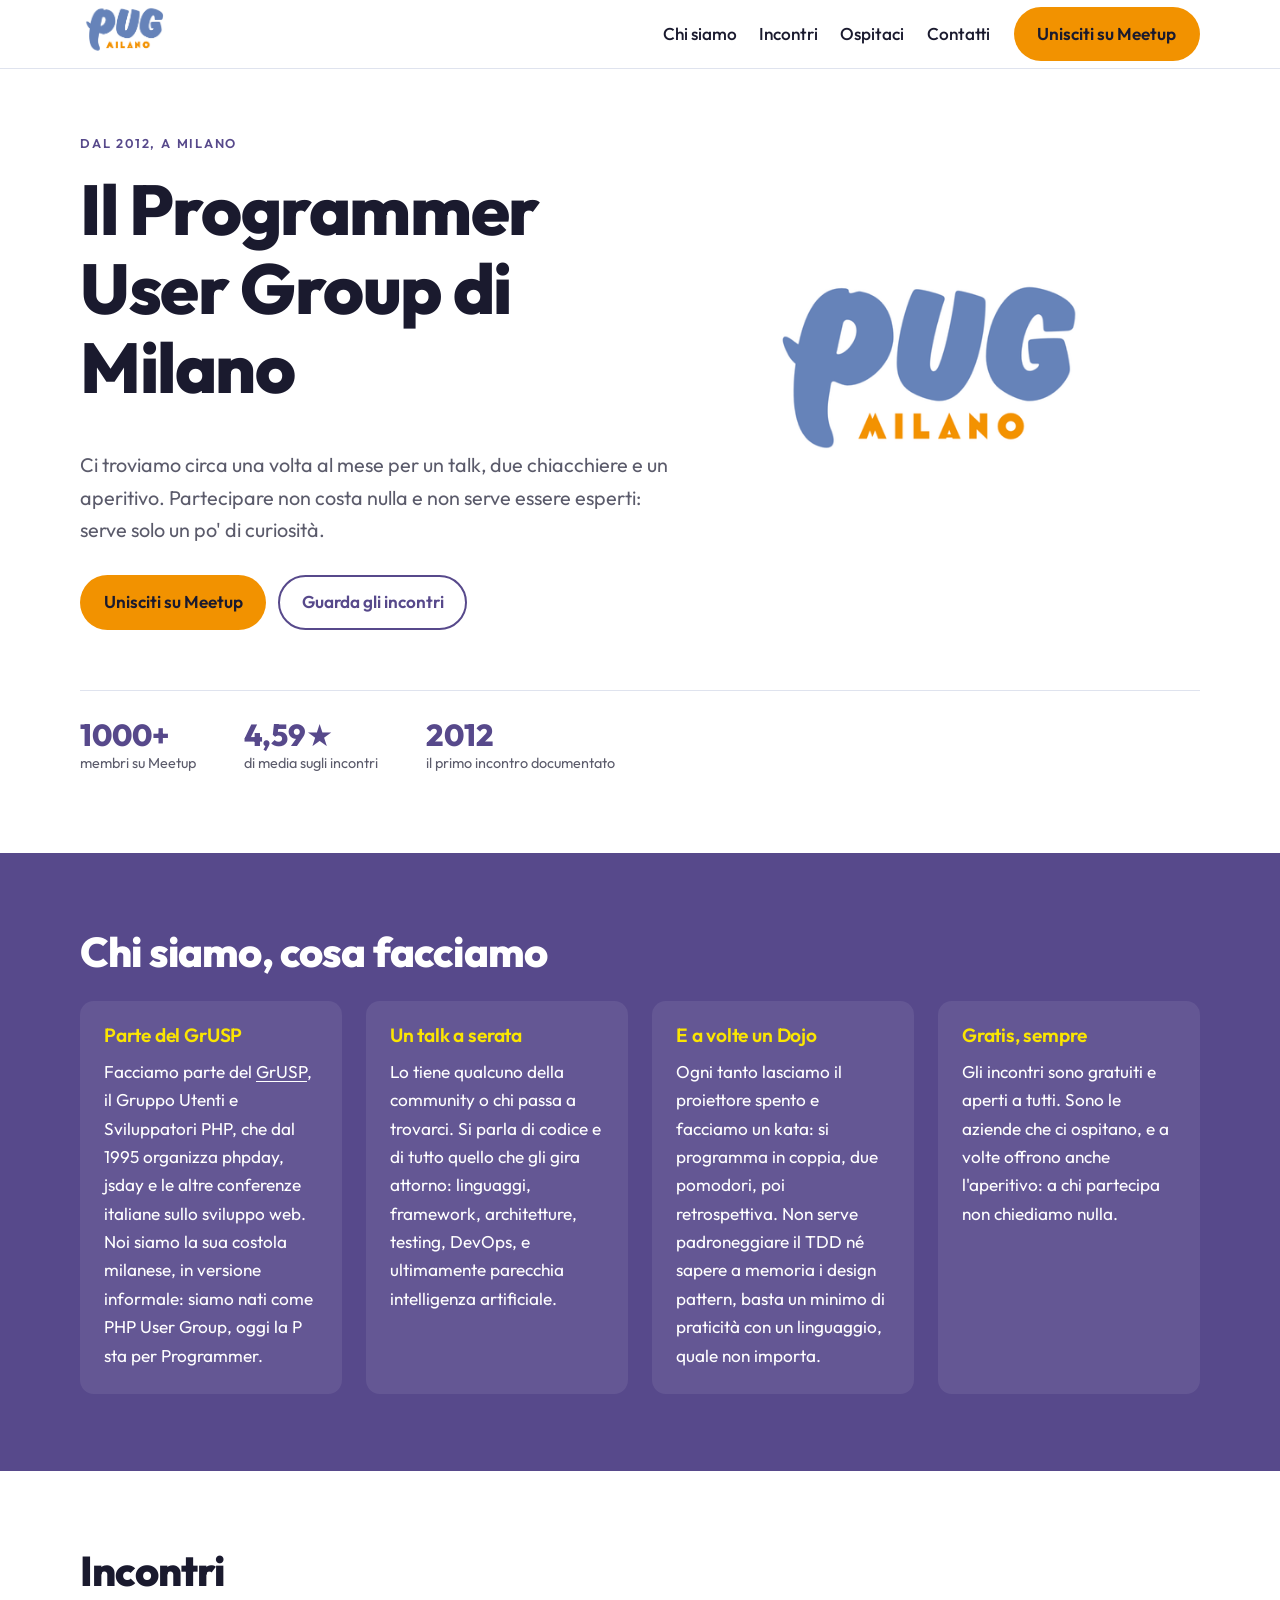
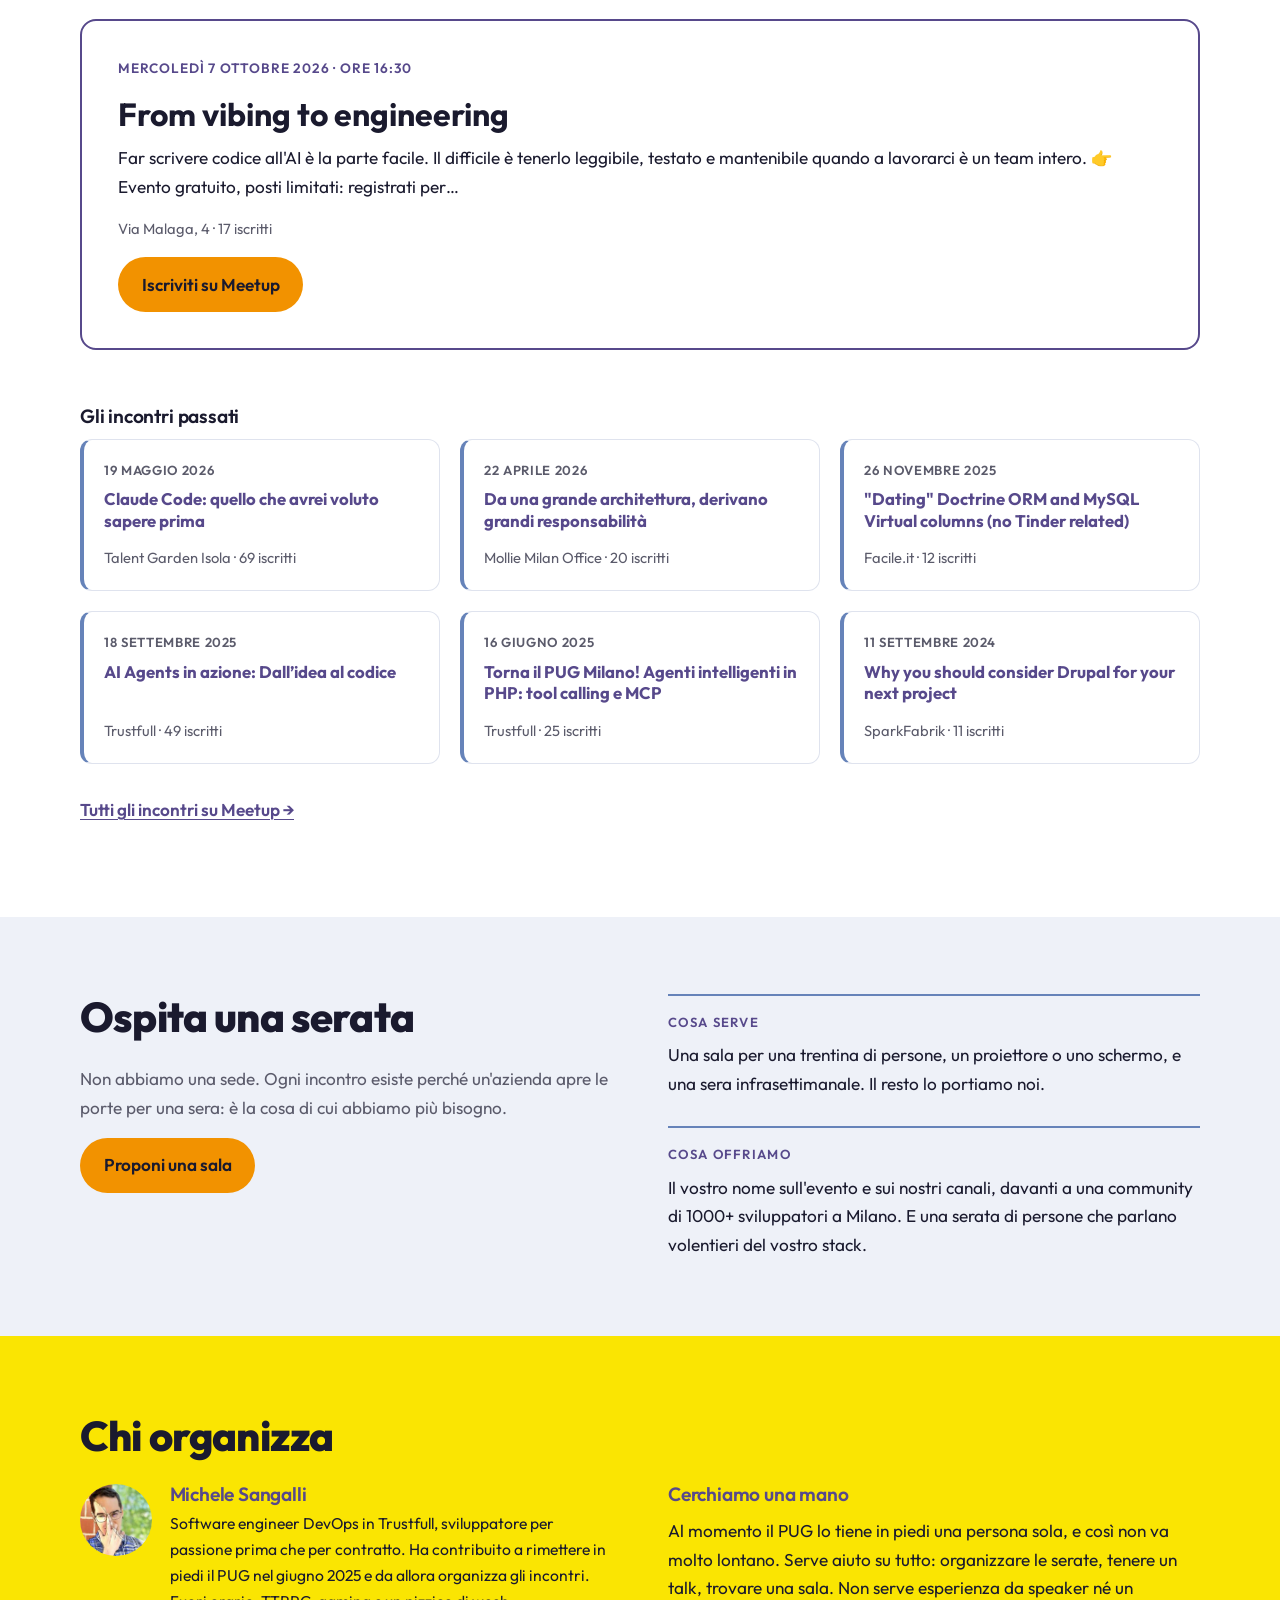
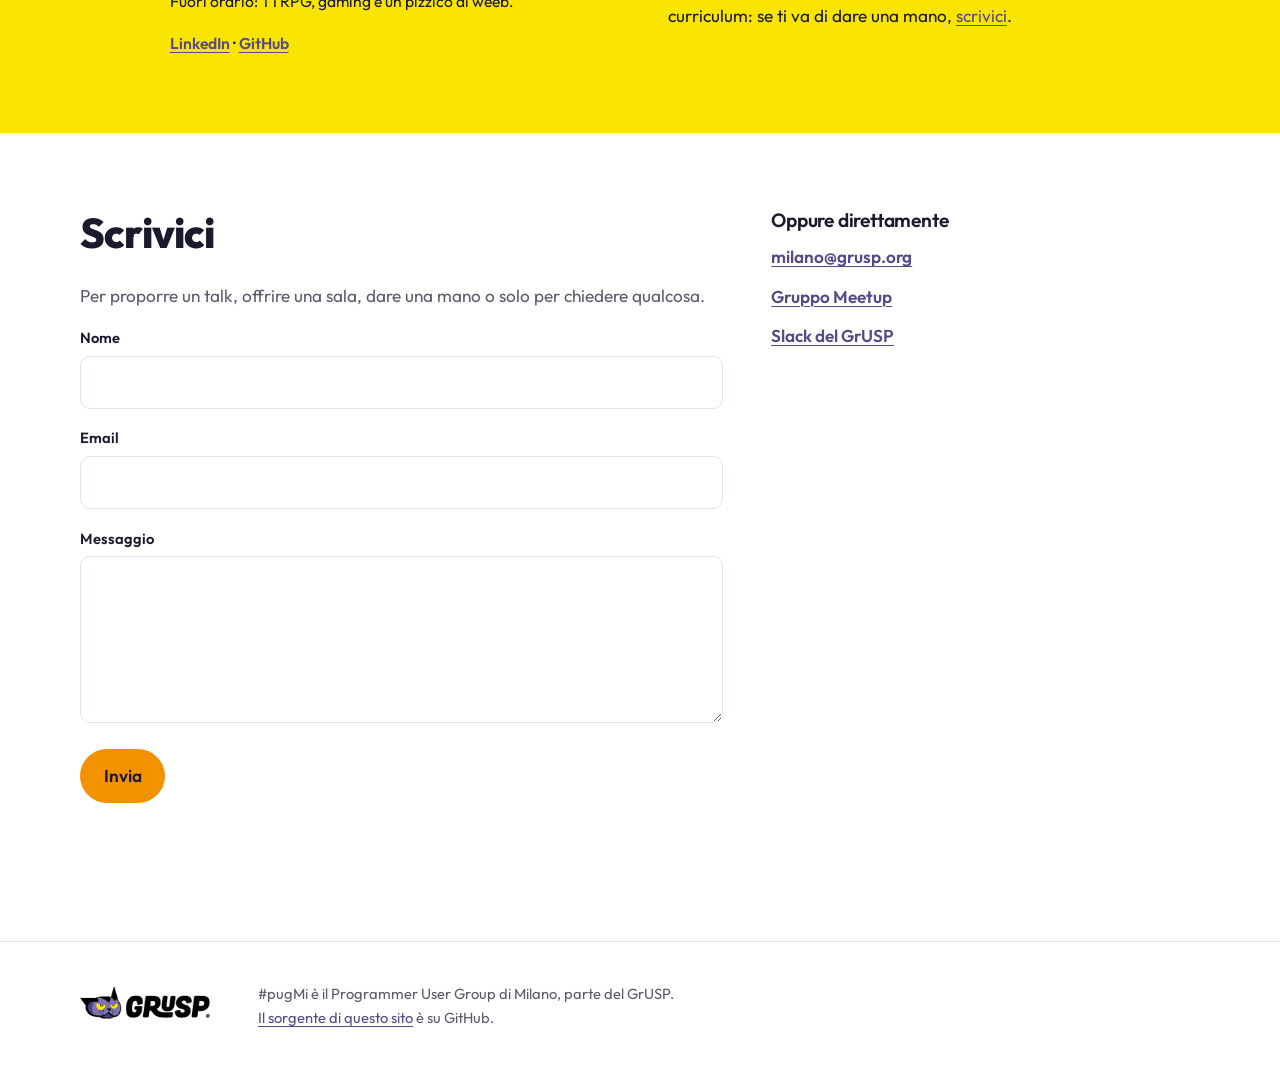
<file: docs/index.html>
<!doctype html>
<html lang="it">
<head>
<meta charset="utf-8">
<meta name="viewport" content="width=device-width, initial-scale=1">
<title>#pugMi &middot; Programmer User Group Milano</title>
<meta name="description" content="Il Programmer User Group di Milano. Ci troviamo circa una volta al mese per un talk e un aperitivo: partecipare è gratuito e aperto a tutti.">
<link rel="canonical" href="https://milano.grusp.org/">
<meta property="og:title" content="#pugMi &middot; Programmer User Group Milano">
<meta property="og:description" content="Un talk, due chiacchiere e un aperitivo, circa una volta al mese. Partecipare non costa nulla.">
<meta property="og:type" content="website">
<meta property="og:url" content="https://milano.grusp.org/">
<meta property="og:image" content="https://milano.grusp.org/img/pug-milano.png">
<meta name="theme-color" content="#57498B">
<link rel="icon" href="img/favicon.png" sizes="180x180">
<link rel="apple-touch-icon" href="img/favicon.png">
<link rel="preconnect" href="https://fonts.googleapis.com">
<link rel="preconnect" href="https://fonts.gstatic.com" crossorigin>
<link rel="stylesheet" href="https://fonts.googleapis.com/css2?family=Outfit:wght@300;400;600;800&display=swap">
<link rel="stylesheet" href="style.css">
</head>
<body>

<a class="skip" href="#main">Salta al contenuto</a>

<header class="site-header">
  <div class="wrap header-inner">
    <a class="brand" href="#top">
      <img src="img/pug-milano.png" alt="#pugMi, Programmer User Group Milano" width="407" height="282">
    </a>
    <nav class="menu" aria-label="Navigazione principale">
      <ul>
        <li><a href="#chi-siamo">Chi siamo</a></li>
        <li><a href="#incontri">Incontri</a></li>
        <li><a href="#ospitanti">Ospitaci</a></li>
        <li><a href="#contatti">Contatti</a></li>
      </ul>
    </nav>
    <a class="btn btn-orange header-cta" href="https://www.meetup.com/it-it/milanophp/">Unisciti su Meetup</a>
  </div>
</header>

<main id="main">

  <section id="top" class="hero">
    <div class="wrap hero-inner">
     <div class="hero-testo">
      <p class="eyebrow">Dal 2012, a Milano</p>
      <h1>Il Programmer User Group di Milano</h1>
      <p class="lead">
        Ci troviamo circa una volta al mese per un talk, due chiacchiere e un aperitivo.
        Partecipare non costa nulla e non serve essere esperti: serve solo un po' di curiosità.
      </p>
      <p class="cta-row">
        <a class="btn btn-orange" href="https://www.meetup.com/it-it/milanophp/">Unisciti su Meetup</a>
        <a class="btn btn-ghost" href="#incontri">Guarda gli incontri</a>
      </p>
     </div>
     <p class="hero-logo">
       <img src="img/pug-milano.png" alt="" width="407" height="282">
     </p>
     <ul class="stats" id="stats" hidden>
       <li><b id="stat-members">&mdash;</b> <span>membri su Meetup</span></li>
       <li><b id="stat-rating">&mdash;</b> <span>di media sugli incontri</span></li>
       <li><b>2012</b> <span>il primo incontro documentato</span></li>
     </ul>
    </div>
  </section>

  <section id="chi-siamo" class="block-purple">
    <div class="wrap">
      <h2>Chi siamo, cosa facciamo</h2>
      <div class="cards">
        <article>
          <h3>Parte del GrUSP</h3>
          <p>
            Facciamo parte del <a href="https://www.grusp.org/">GrUSP</a>, il Gruppo Utenti e
            Sviluppatori PHP, che dal 1995 organizza phpday, jsday e le altre conferenze italiane
            sullo sviluppo web. Noi siamo la sua costola milanese, in versione informale:
            siamo nati come PHP User Group, oggi la P sta per Programmer.
          </p>
        </article>
        <article>
          <h3>Un talk a serata</h3>
          <p>
            Lo tiene qualcuno della community o chi passa a trovarci. Si parla di codice e di
            tutto quello che gli gira attorno: linguaggi, framework, architetture, testing,
            DevOps, e ultimamente parecchia intelligenza artificiale.
          </p>
        </article>
        <article>
          <h3>E a volte un Dojo</h3>
          <p>
            Ogni tanto lasciamo il proiettore spento e facciamo un kata: si programma in coppia,
            due pomodori, poi retrospettiva. Non serve padroneggiare il TDD né sapere a memoria
            i design pattern, basta un minimo di praticità con un linguaggio, quale non importa.
          </p>
        </article>
        <article>
          <h3>Gratis, sempre</h3>
          <p>
            Gli incontri sono gratuiti e aperti a tutti. Sono le aziende che ci ospitano, e a
            volte offrono anche l'aperitivo: a chi partecipa non chiediamo nulla.
          </p>
        </article>
      </div>
    </div>
  </section>

  <section id="incontri">
    <div class="wrap">
      <h2>Incontri</h2>

      <h3 class="sr-only">Prossimo incontro</h3>
      <div id="prossimo" class="next" aria-live="polite">
        <p class="loading">Carico gli incontri&hellip;</p>
      </div>

      <h3 id="passati-titolo">Gli incontri passati</h3>
      <div id="passati" class="event-grid"></div>
      <p class="more">
        <a href="https://www.meetup.com/it-it/milanophp/events/past/">Tutti gli incontri su Meetup &rarr;</a>
      </p>
    </div>
  </section>

  <section id="ospitanti" class="block-tint">
    <div class="wrap ospita">
      <div>
        <h2>Ospita una serata</h2>
        <p class="section-lead">
          Non abbiamo una sede. Ogni incontro esiste perché un'azienda apre le porte
          per una sera: è la cosa di cui abbiamo più bisogno.
        </p>
        <p>
          <a class="btn btn-orange" href="#contatti">Proponi una sala</a>
        </p>
      </div>
      <dl class="patto">
        <dt>Cosa serve</dt>
        <dd>
          Una sala per una trentina di persone, un proiettore o uno schermo, e una
          sera infrasettimanale. Il resto lo portiamo noi.
        </dd>
        <dt>Cosa offriamo</dt>
        <dd>
          Il vostro nome sull'evento e sui nostri canali, davanti a una community di
          <span id="platea">1000+</span> sviluppatori a Milano. E una serata di
          persone che parlano volentieri del vostro stack.
        </dd>
      </dl>
    </div>
  </section>

  <section id="organizzatori" class="block-yellow">
    <div class="wrap">
      <h2>Chi organizza</h2>
      <div class="organizers">
        <div class="person">
          <img src="img/michele.png" alt="" width="160" height="160">
          <div>
            <h3>Michele Sangalli</h3>
            <p>
              Software engineer DevOps in Trustfull, sviluppatore per passione prima che
              per contratto. Ha contribuito a rimettere in piedi il PUG nel giugno 2025 e
              da allora organizza gli incontri. Fuori orario: TTRPG, gaming e un pizzico
              di weeb.
            </p>
            <p class="person-link">
              <a href="https://www.linkedin.com/in/michele-sangalli-75b91a7a/">LinkedIn</a> &middot;
              <a href="https://github.com/mikysan">GitHub</a>
            </p>
          </div>
        </div>
        <div>
          <h3>Cerchiamo una mano</h3>
          <p>
            Al momento il PUG lo tiene in piedi una persona sola, e così non va molto lontano.
            Serve aiuto su tutto: organizzare le serate, tenere un talk, trovare una sala.
            Non serve esperienza da speaker né un curriculum: se ti va di dare una mano,
            <a href="#contatti">scrivici</a>.
          </p>
        </div>
      </div>
    </div>
  </section>

  <section id="contatti">
    <div class="wrap contact">
      <div>
        <h2>Scrivici</h2>
        <p class="section-lead">
          Per proporre un talk, offrire una sala, dare una mano o solo per chiedere qualcosa.
        </p>
        <form id="contact-form" action="https://api.web3forms.com/submit" method="POST">
          <input type="hidden" name="access_key" value="be97ab4e-8a3a-4ba5-906f-93df00ac4f7e">
          <input type="hidden" name="subject" value="Nuovo messaggio da milano.grusp.org">
          <input type="checkbox" name="botcheck" style="display:none" tabindex="-1" autocomplete="off" aria-hidden="true">
          <p>
            <label for="f-nome">Nome</label>
            <input id="f-nome" name="name" type="text" required autocomplete="name">
          </p>
          <p>
            <label for="f-email">Email</label>
            <input id="f-email" name="email" type="email" required autocomplete="email">
          </p>
          <p>
            <label for="f-msg">Messaggio</label>
            <textarea id="f-msg" name="message" rows="5" required></textarea>
          </p>
          <p>
            <button class="btn btn-orange" type="submit">Invia</button>
          </p>
          <p id="form-status" class="form-status" role="status" aria-live="polite"></p>
        </form>
      </div>
      <aside>
        <h3>Oppure direttamente</h3>
        <ul class="links">
          <li><a href="mailto:milano@grusp.org">milano@grusp.org</a></li>
          <li><a href="https://www.meetup.com/it-it/milanophp/">Gruppo Meetup</a></li>
          <li><a href="https://slack.grusp.org/">Slack del GrUSP</a></li>
        </ul>
      </aside>
    </div>
  </section>

</main>

<footer class="site-footer">
  <div class="wrap footer-inner">
    <a href="https://www.grusp.org/">
      <img src="img/grusp.png" alt="GrUSP" width="346" height="87">
    </a>
    <p>
      #pugMi è il Programmer User Group di Milano, parte del GrUSP.<br>
      <a href="https://github.com/GrUSP/milano.grusp.org">Il sorgente di questo sito</a> è su GitHub.
    </p>
  </div>
</footer>

<script src="app.js"></script>
</body>
</html>
</file>
<file: docs/style.css>
/* #pugMi - palette campionata da color palette pugmi.png.
   Vincoli di contrasto (calcolati, non stimati):
     #57498B su bianco 7.7:1 -> testo e titoli, ok
     #1A1A2E su #FAE502 13:1 -> blocco giallo, ok
     #1A1A2E su #F29200  7:1 -> bottoni arancio: il testo deve restare scuro
     #6683B9 su bianco 3.85:1 -> solo testo grande, bordi, decorazioni
     #F29200 su bianco 2.38:1 -> mai come colore di testo */
:root {
  --giallo: #FAE502;
  --viola: #57498B;
  --blu: #6683B9;
  --arancio: #F29200;
  --inchiostro: #1A1A2E;
  --tenue: #5b5b6b;
  --tinta: #eef1f8;
  --bordo: #dfe3ee;
  --wrap: min(1120px, 100% - 3rem);
  --font: "Outfit", ui-sans-serif, system-ui, -apple-system, "Segoe UI", sans-serif;
}

*, *::before, *::after { box-sizing: border-box; }

html { scroll-behavior: smooth; scroll-padding-top: 5.5rem; }
@media (prefers-reduced-motion: reduce) { html { scroll-behavior: auto; } }

body {
  margin: 0;
  font-family: var(--font);
  font-size: clamp(1rem, 0.96rem + 0.2vw, 1.075rem);
  line-height: 1.65;
  color: var(--inchiostro);
  background: #fff;
  -webkit-font-smoothing: antialiased;
}

img { max-width: 100%; height: auto; }

h1, h2, h3 { line-height: 1.12; font-weight: 800; letter-spacing: -0.02em; margin: 0 0 0.6em; }
h1 { font-size: clamp(2.4rem, 1.5rem + 4.2vw, 4.4rem); }
h2 { font-size: clamp(1.75rem, 1.3rem + 1.8vw, 2.6rem); }
h3 { font-size: 1.2rem; font-weight: 600; letter-spacing: -0.01em; }
p { margin: 0 0 1rem; }

a { color: var(--viola); text-decoration-thickness: 1px; text-underline-offset: 0.18em; }
a:hover { text-decoration-thickness: 2px; }

:focus-visible {
  outline: 3px solid var(--arancio);
  outline-offset: 3px;
  border-radius: 3px;
}

.wrap { width: var(--wrap); margin-inline: auto; }
.sr-only, .skip:not(:focus) {
  position: absolute; width: 1px; height: 1px; overflow: hidden;
  clip-path: inset(50%); white-space: nowrap;
}
.skip {
  position: fixed; z-index: 20; top: 0.5rem; left: 0.5rem;
  background: var(--inchiostro); color: #fff; padding: 0.6rem 1rem; border-radius: 6px;
}

/* --- bottoni --- */
.btn {
  display: inline-block;
  font-weight: 600;
  text-decoration: none;
  padding: 0.7rem 1.35rem;
  border-radius: 999px;
  border: 2px solid transparent;
  transition: transform 0.12s ease, background-color 0.12s ease;
}
.btn:active { transform: translateY(1px); }
.btn-orange { background: var(--arancio); color: var(--inchiostro); }
.btn-orange:hover { background: #d98300; }
.btn-ghost { border-color: currentColor; color: var(--viola); }
.btn-ghost:hover { background: var(--tinta); }

/* --- header --- */
.site-header {
  position: sticky; top: 0; z-index: 10;
  background: rgba(255, 255, 255, 0.92);
  backdrop-filter: blur(8px);
  border-bottom: 1px solid var(--bordo);
}
.header-inner {
  display: flex; align-items: center; gap: 1.5rem;
  min-height: 4.25rem;
}
.brand { line-height: 0; margin-right: auto; }
.brand img { width: 92px; }
.menu ul {
  list-style: none; margin: 0; padding: 0;
  display: flex; gap: 1.4rem;
}
.menu a { color: var(--inchiostro); text-decoration: none; font-weight: 500; }
.menu a:hover { color: var(--viola); text-decoration: underline; }

/* Sotto i 56rem le ancore non ci stanno accanto al logo e alla CTA. La pagina è
   una sola: si scorre. Meglio niente menu che un hamburger da mantenere. */
@media (max-width: 56rem) {
  .menu { display: none; }
  .brand img { width: 76px; }
  .header-cta { padding: 0.55rem 1rem; font-size: 0.92rem; }
}

/* --- sezioni --- */
section { padding: clamp(3.5rem, 6vw, 6rem) 0; }
.block-yellow { background: var(--giallo); }
.block-purple { background: var(--viola); color: #fff; }
.block-tint { background: var(--tinta); }
.block-purple a { color: #fff; }
.block-purple h3 { color: var(--giallo); }
.block-yellow h3 { color: var(--viola); }
.section-lead { color: var(--tenue); max-width: 62ch; }
.block-purple .section-lead { color: rgba(255, 255, 255, 0.88); }

/* --- hero --- */
.hero { padding-top: clamp(3rem, 5vw, 5rem); }
/* Due colonne da 62rem in su: il logo riempie il vuoto a destra, che a schermo
   largo era meta' dell'hero. Sotto quella soglia il logo sparisce, perché è
   già nell'header e ripeterlo non aggiunge nulla. */
.hero-inner { display: grid; gap: 0 3rem; align-items: center; }
.hero-logo { display: none; margin: 0; }
@media (min-width: 62rem) {
  .hero-inner { grid-template-columns: minmax(0, 1fr) minmax(0, 0.8fr); }
  .hero-logo { display: block; justify-self: center; }
  .hero-logo img { width: min(100%, 22rem); }
  .stats { grid-column: 1 / -1; }
}
.eyebrow {
  font-weight: 600; letter-spacing: 0.14em; text-transform: uppercase;
  font-size: 0.8rem; color: var(--viola); margin-bottom: 1rem;
}
.lead { font-size: 1.15em; max-width: 54ch; color: var(--tenue); }
.cta-row { display: flex; flex-wrap: wrap; gap: 0.75rem; margin-top: 1.75rem; max-width: none; }
.stats {
  list-style: none; max-width: none;
  margin: 2.75rem 0 0; padding: 1.75rem 0 0;
  display: flex; flex-wrap: wrap; gap: 1rem 3rem;
  border-top: 1px solid var(--bordo);
}
.stats li { display: flex; flex-direction: column; }
.stats b { font-size: 1.9rem; font-weight: 800; color: var(--viola); line-height: 1.1; }
.stats span { font-size: 0.9rem; color: var(--tenue); }

/* --- schede chi siamo --- */
.cards {
  display: grid; gap: 1.5rem;
  grid-template-columns: repeat(auto-fit, minmax(min(15rem, 100%), 1fr));
}
.cards article { border-radius: 14px; padding: 1.5rem; }
.cards p:last-child { margin-bottom: 0; }

/* Le schede prendono il fondo dal blocco che le ospita. Sul viola il bianco sta
   all'8%: così il testo bianco resta a 6.2:1 e i titoli gialli a 4.8:1, senza
   appoggiarsi all'esenzione per il testo grande (sono a peso 600, non 700). */
.block-purple .cards article { background: rgba(255, 255, 255, 0.08); }
.block-yellow .cards article { background: rgba(255, 255, 255, 0.55); }
.block-yellow .cards a { color: #3d3163; }

/* --- eventi --- */
.next { margin-bottom: 3.5rem; }
.loading { color: var(--tenue); }
.next-card, .empty {
  border: 2px solid var(--viola); border-radius: 16px;
  padding: clamp(1.5rem, 3vw, 2.25rem);
}
/* Con zero eventi in calendario il box contiene una riga e un bottone: a 1120rem
   di larghezza sembrerebbe un banner vuoto, non una scheda. */
.empty { border-style: dashed; border-color: var(--blu); max-width: 46rem; }
.next-card .when {
  font-weight: 600; color: var(--viola); text-transform: uppercase;
  letter-spacing: 0.06em; font-size: 0.85rem;
}
.next-card h4 { font-size: clamp(1.4rem, 1rem + 1.4vw, 2rem); margin: 0.4rem 0 0.75rem; line-height: 1.15; }
.next-card .meta, .event-card .meta { color: var(--tenue); font-size: 0.92rem; }

.event-grid {
  display: grid; gap: 1.25rem;
  grid-template-columns: repeat(auto-fill, minmax(min(17rem, 100%), 1fr));
}
.event-card {
  border: 1px solid var(--bordo); border-left: 4px solid var(--blu);
  border-radius: 12px; padding: 1.25rem;
  display: flex; flex-direction: column; gap: 0.4rem;
}
.event-card time { font-size: 0.82rem; font-weight: 600; letter-spacing: 0.05em; text-transform: uppercase; color: var(--tenue); }
.event-card h4 { margin: 0; font-size: 1.05rem; line-height: 1.3; }
.event-card h4 a { text-decoration: none; }
.event-card h4 a:hover { text-decoration: underline; }
.event-card .excerpt { font-size: 0.92rem; color: var(--tenue); margin: 0; }
.event-card .meta { margin: auto 0 0; padding-top: 0.5rem; }
.more { margin-top: 2rem; font-weight: 600; }

/* --- ospita una serata --- */
.ospita { display: grid; gap: 2.5rem 3.5rem; grid-template-columns: repeat(auto-fit, minmax(min(19rem, 100%), 1fr)); }
.ospita > div > p:last-child { margin-bottom: 0; }

/* <dl> perché sono coppie termine/descrizione: è l'elemento nativo per questo,
   e regge da sé la relazione fra "Cosa serve" e il suo testo. */
.patto { margin: 0; }
.patto dt {
  font-weight: 600; color: var(--viola);
  font-size: 0.82rem; letter-spacing: 0.1em; text-transform: uppercase;
  padding-top: 1rem; border-top: 2px solid var(--blu);
}
.patto dt + dd { margin: 0.5rem 0 1.75rem; }
.patto dd:last-child { margin-bottom: 0; }

/* --- organizzatori --- */
/* L'h2 sta fuori dalla griglia: dentro la prima colonna spingeva il suo contenuto
   sotto al titolo, mentre la seconda partiva dall'alto. Fuori, le due colonne sono
   sorelle e i due h3 si allineano sulla stessa riga. */
.organizers { display: grid; gap: 2.5rem 3.5rem; grid-template-columns: repeat(auto-fit, minmax(min(18rem, 100%), 1fr)); align-items: start; }
.organizers p:last-child { margin-bottom: 0; }
.person { display: flex; gap: 1.1rem; align-items: start; }
.person img { width: 72px; border-radius: 50%; flex: none; }
.person h3 { margin-bottom: 0.35rem; }
.person p { font-size: 0.98rem; }
.person-link { font-weight: 600; }

/* Sui telefoni più stretti l'avatar accanto al testo lascia ~220px di colonna e
   la bio va a capo sette volte: sotto i 24rem passa sopra al nome. */
@media (max-width: 24rem) {
  .person { display: block; }
  .person img { margin-bottom: 0.9rem; }
}

/* --- contatti --- */
.contact { display: grid; gap: 3rem; grid-template-columns: minmax(0, 1.5fr) minmax(0, 1fr); }
@media (max-width: 48rem) { .contact { grid-template-columns: 1fr; } }
form p { margin: 0 0 1.1rem; }
label { display: block; font-weight: 600; font-size: 0.92rem; margin-bottom: 0.35rem; }
input[type="text"], input[type="email"], textarea {
  width: 100%; font: inherit; color: inherit;
  padding: 0.7rem 0.85rem;
  border: 1px solid var(--bordo); border-radius: 10px;
  background: #fff;
}
input:focus, textarea:focus { border-color: var(--viola); }
textarea { resize: vertical; }
button { font: inherit; cursor: pointer; }
button[disabled] { opacity: 0.6; cursor: progress; }
.form-status { font-weight: 600; min-height: 1.5em; }
.form-status.ok { color: #1c6b3f; }
.form-status.ko { color: #a11b1b; }
.links { list-style: none; padding: 0; margin: 0; display: grid; gap: 0.7rem; }
.links a { font-weight: 600; }

/* --- footer --- */
.site-footer { border-top: 1px solid var(--bordo); padding: 2.5rem 0 3.5rem; }
.footer-inner { display: flex; flex-wrap: wrap; gap: 1.5rem 3rem; align-items: center; }
.footer-inner img { width: 130px; }
.footer-inner p { margin: 0; color: var(--tenue); font-size: 0.92rem; }
</file>
